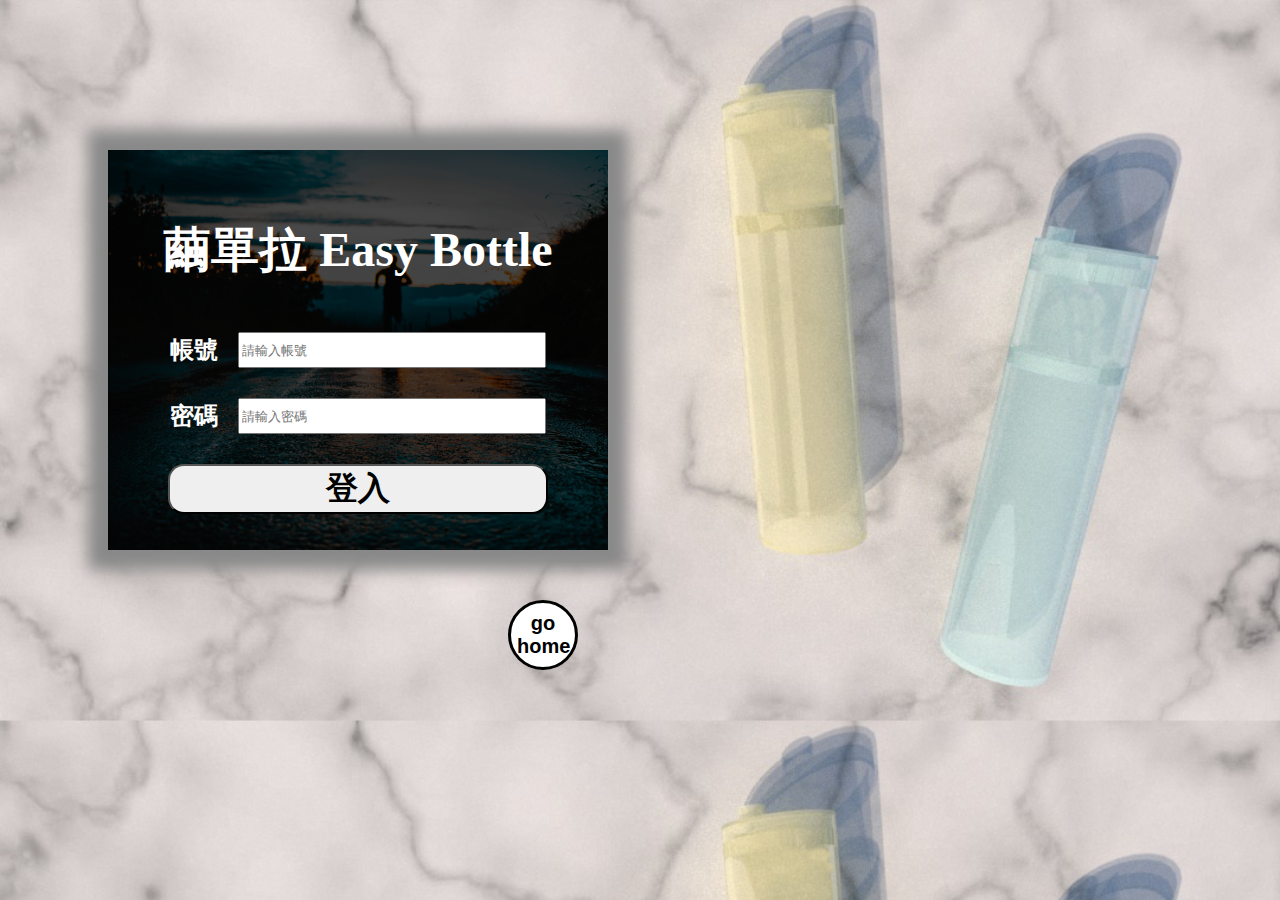
<file: login/login.html>
<!DOCTYPE html>
<html lang="zh-Hant">
  <head>
    <meta charset="UTF-8" />
    <meta name="viewport" content="width=device-width, initial-scale=1.0" />
    <title>繭單拉 Easy Bottle</title>
    <link rel="preconnect" href="https://fonts.googleapis.com" />
    <link rel="preconnect" href="https://fonts.gstatic.com" crossorigin />
    <link
      href="https://fonts.googleapis.com/css2?family=Anton&family=Libre+Baskerville&family=Noto+Sans+TC&display=swap"
      rel="stylesheet"
    />
    <!-- goole fonts -->
    <link rel="stylesheet" href="login.css" />
  </head>
  <body>
    <div class="form">
      <h1>繭單拉 Easy Bottle</h1>

      <br />

      <div class="username">
        <label class="userlabel" data-content="Username">
          <span class="hidden"> 帳號</span></label
        >
        <input
          class="usernameinput"
          name="username"
          type="text"
          placeholder="請輸入帳號"
        />
      </div>

      <div class="password">
        <label class="passwordlabel"><span class="hidden">密碼</span> </label>
        <input
          type="password"
          class="passwordinput"
          name="password"
          type="password"
          placeholder="請輸入密碼"
        />
      </div>

      <button type="submit" class="button">登入</button>
    </div>

    <button class="gohome" onclick="gohome()">go home</button>
    <script src="login.js"></script>
  </body>
</html>
</file>
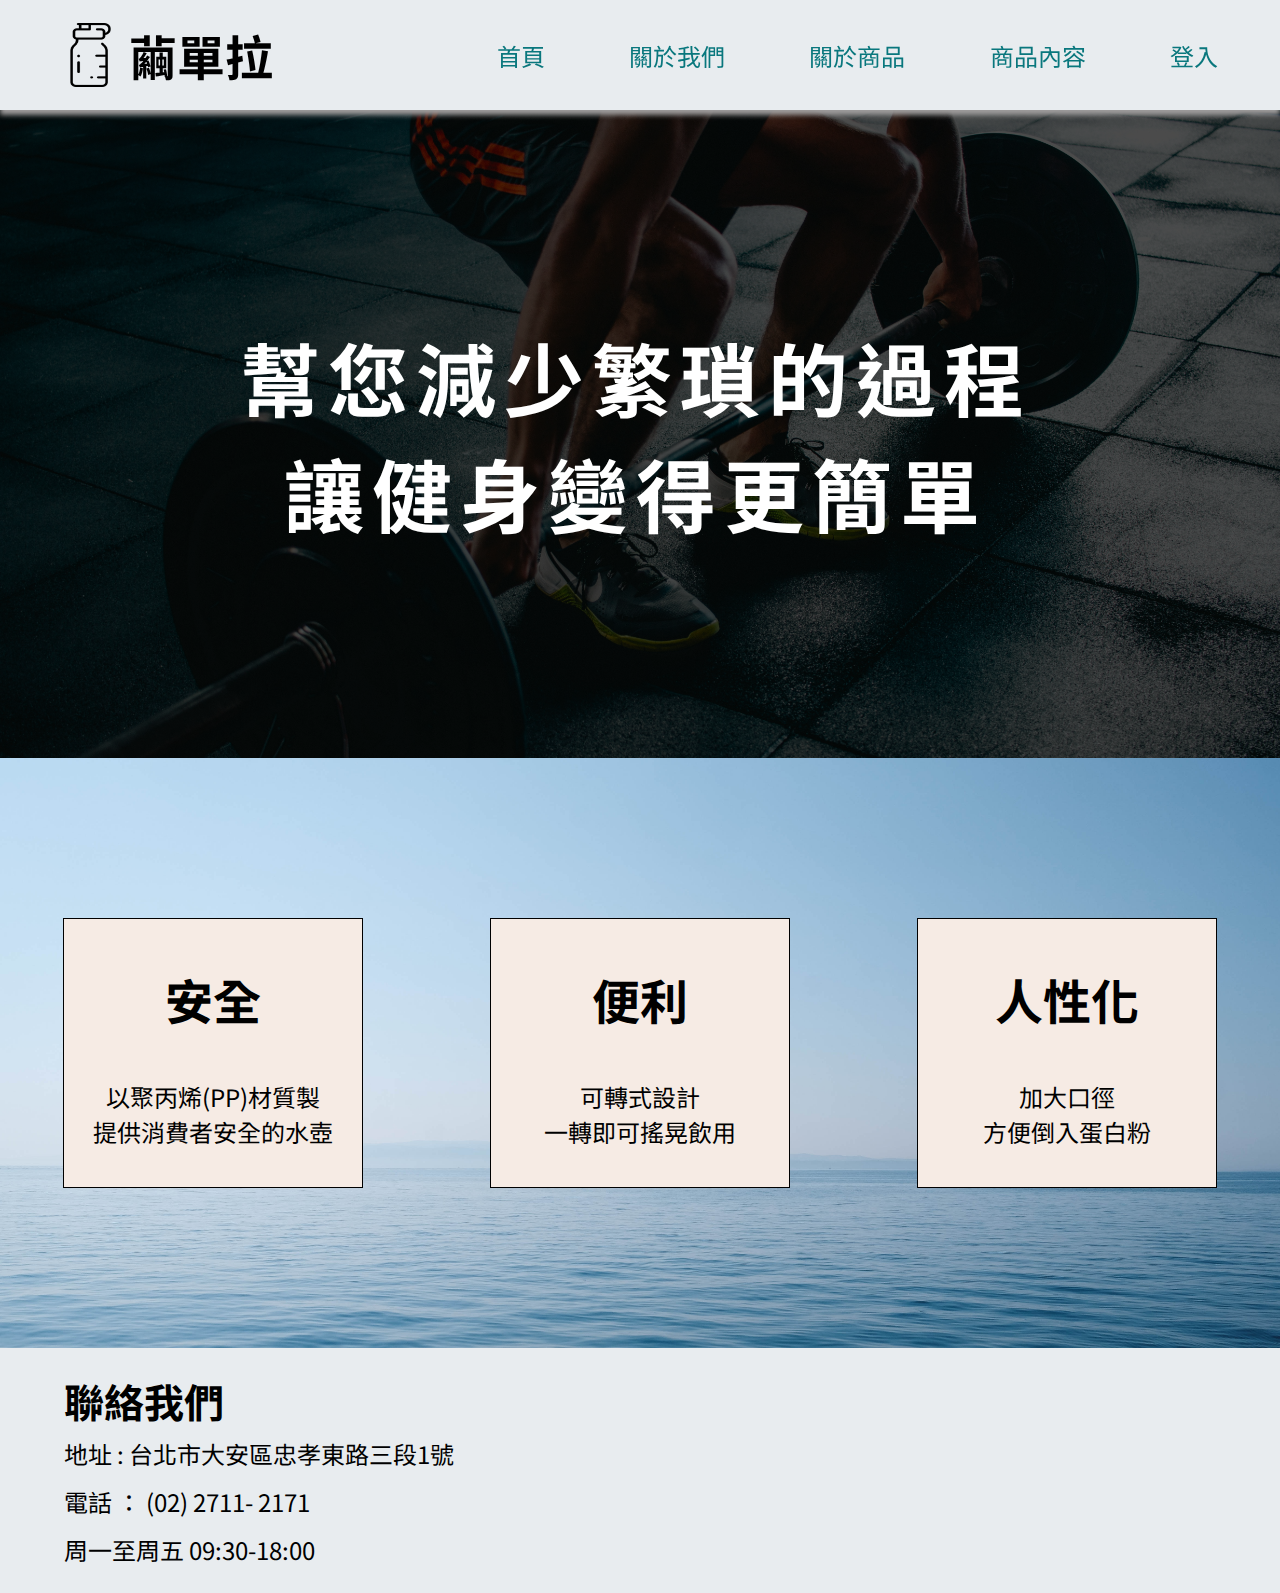
<file: product/aboutproduct.html>
<!DOCTYPE html>
<html lang="zh-Hant">
  <head>
    <meta charset="UTF-8" />
    <meta name="viewport" content="width=device-width, initial-scale=1.0" />
    <title>繭單拉 Easy Bottle</title>
    <link rel="preconnect" href="https://fonts.googleapis.com" />
    <link rel="preconnect" href="https://fonts.gstatic.com" crossorigin />
    <link
      href="https://fonts.googleapis.com/css2?family=Anton&family=Libre+Baskerville&family=Noto+Sans+TC&display=swap"
      rel="stylesheet"
    />
    <!-- goole fonts -->
    <link rel="stylesheet" href="abpotProduct.css" />
  </head>
  <body>
    <header>
      <div class="logo">
        <img
          src="../pictures/reusable-bottle.png"
          alt="Logo"
          onclick="goback()"
        />
        <h1 onclick="goback()">繭單拉</h1>
      </div>

      <nav>
        <ul>
          <li><a href="../index.html">首頁</a></li>
          <li><a href="../關於我們/關於我們.html">關於我們</a></li>
          <li><a href="aboutproduct.html">關於商品</a></li>
          <li><a href="../shop/shop.html">商品內容</a></li>
          <li><a href="../login/login.html">登入</a></li>
        </ul>
      </nav>
    </header>

    <main>
      <section class="allt">
        <div class="title">
          <h2>幫您減少繁瑣的過程<br />讓健身變得更簡單</h2>
        </div>
      </section>

      <section class="advantage">
        <div class="advantage1">
          <h2>安全</h2>
          <p>以聚丙烯(PP)材質製<br />提供消費者安全的水壺</p>
        </div>
        <div class="advantage1">
          <h2>便利</h2>
          <p>可轉式設計<br />一轉即可搖晃飲用</p>
        </div>
        <div class="advantage1">
          <h2>人性化</h2>
          <p>加大口徑<br />方便倒入蛋白粉</p>
        </div>
      </section>
    </main>

    <footer>
      <div class="contract">
        <h3>聯絡我們</h3>
        <span> 地址 : 台北市大安區忠孝東路三段1號 </span>
        <span> 電話 ： (02) 2711- 2171 </span>
        <span> 周一至周五 09:30-18:00 </span>
      </div>
      <div class="map">
        <iframe
          src="https://www.google.com/maps/embed?pb=!1m18!1m12!1m3!1d3614.7106078918746!2d121.53182407493767!3d25.04389323789392!2m3!1f0!2f0!3f0!3m2!1i1024!2i768!4f13.1!3m3!1m2!1s0x3442a97d255598df%3A0x47ea748e8f3f53aa!2z5ZyL56uL6Ie65YyX56eR5oqA5aSn5a24!5e0!3m2!1szh-TW!2stw!4v1699312847552!5m2!1szh-TW!2stw"
          width="200"
          height="200"
          style="border: 0"
          allowfullscreen=""
          loading="lazy"
          referrerpolicy="no-referrer-when-downgrade"
        ></iframe>
      </div>
    </footer>

    <script src="./aboutProduct.js"></script>
  </body>
</html>
</file>
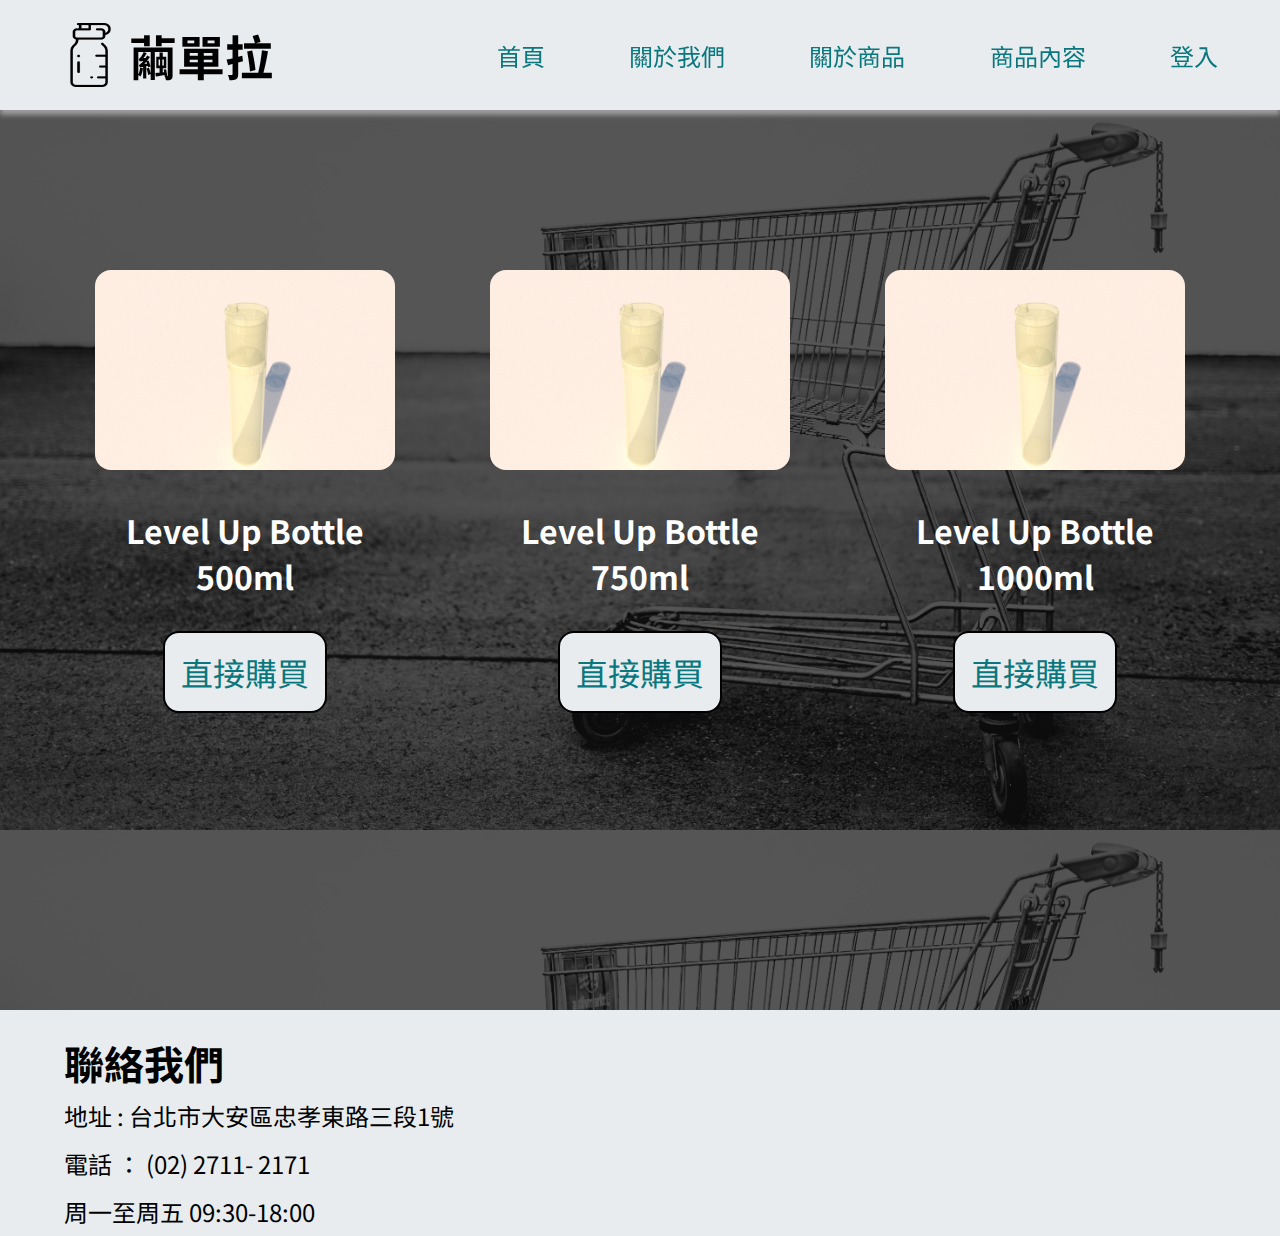
<file: shop/shop.html>
<!DOCTYPE html>
<html lang="zh-Hant">
  <head>
    <meta charset="UTF-8" />
    <meta name="viewport" content="width=device-width, initial-scale=1.0" />
    <title>繭單拉 Easy Bottle</title>
    <link rel="preconnect" href="https://fonts.googleapis.com" />
    <link rel="preconnect" href="https://fonts.gstatic.com" crossorigin />
    <link
      href="https://fonts.googleapis.com/css2?family=Anton&family=Libre+Baskerville&family=Noto+Sans+TC&display=swap"
      rel="stylesheet"
    />
    <!-- goole fonts -->
    <link rel="stylesheet" href="./shop.css" />
  </head>
  <body>
    <header>
      <div class="logo">
        <img
          src="../pictures/reusable-bottle.png"
          alt="Logo"
          onclick="goback()"
        />
        <h1 onclick="goback()">繭單拉</h1>
      </div>

      <nav>
        <ul>
          <li><a href="../index.html">首頁</a></li>
          <li><a href="../關於我們/關於我們.html">關於我們</a></li>
          <li><a href="../product/aboutproduct.html">關於商品</a></li>
          <li><a href="shop.html">商品內容</a></li>
          <li><a href="../login/login.html">登入</a></li>
        </ul>
      </nav>
    </header>

    <main>
      <section class="market">
        <div class="market1">
          <img src="../pictures/20230619-2.png" alt="" />
          <p>Level Up Bottle 500ml</p>
          <button onclick="gologin()">直接購買</button>
        </div>
        <div class="market1">
          <img src="../pictures/20230619-2.png" alt="" />
          <p>Level Up Bottle 750ml</p>
          <button onclick="gologin()">直接購買</button>
        </div>
        <div class="market1">
          <img src="../pictures/20230619-2.png" alt="" />
          <p>Level Up Bottle 1000ml</p>
          <button onclick="gologin()">直接購買</button>
        </div>
      </section>
    </main>

    <footer>
      <div class="contract">
        <h3>聯絡我們</h3>
        <span> 地址 : 台北市大安區忠孝東路三段1號 </span>
        <span> 電話 ： (02) 2711- 2171 </span>
        <span> 周一至周五 09:30-18:00 </span>
      </div>
      <div class="map">
        <iframe
          src="https://www.google.com/maps/embed?pb=!1m18!1m12!1m3!1d3614.7106078918746!2d121.53182407493767!3d25.04389323789392!2m3!1f0!2f0!3f0!3m2!1i1024!2i768!4f13.1!3m3!1m2!1s0x3442a97d255598df%3A0x47ea748e8f3f53aa!2z5ZyL56uL6Ie65YyX56eR5oqA5aSn5a24!5e0!3m2!1szh-TW!2stw!4v1699312847552!5m2!1szh-TW!2stw"
          width="200"
          height="200"
          style="border: 0"
          allowfullscreen=""
          loading="lazy"
          referrerpolicy="no-referrer-when-downgrade"
        ></iframe>
      </div>
    </footer>

    <script src="./shop.js"></script>
  </body>
</html>
</file>
<file: login/login.css>
body {
  background-image: url("../pictures/0411-04_edited.jpg");
  background-size: cover;
}

div.form {
  background-image: url("../pictures/lucas-favre-JnoNcfFwrNA-unsplash.jpg");
  background-size: cover;
  background-repeat: no-repeat;
  background-color: rgba(0, 0, 0, 0.7);
  background-blend-mode: multiply;
  color: white;
  box-shadow: 0 0 15px 20px rgb(137, 137, 137);
  width: 500px;
  height: 400px;
  margin-top: 150px;
  margin-left: 100px;
  display: flex;
  flex-direction: column;
  justify-content: center;
  align-items: center;
}
div.form h1 {
  font-size: 3rem;
}
div.form div.username {
  display: flex;
  align-items: center;
}
div.form div.username label.userlabel {
  font-size: 1.5rem;
  padding-right: 20px;
  font-weight: 700;
}
div.form div.username input.usernameinput {
  width: 300px;
  height: 30px;
}
div.form div.password {
  display: flex;
  align-items: center;
}
div.form div.password label.passwordlabel {
  font-size: 1.5rem;
  padding-right: 20px;
  margin-top: 30px;
  font-weight: 700;
}
div.form div.password input.passwordinput {
  width: 300px;
  height: 30px;
  margin-top: 30px;
}
div.form button.button {
  font-size: 2rem;
  margin-top: 30px;
  width: 380px;
  height: 50px;
  cursor: pointer;
  border-radius: 1rem;
  font-weight: 700;
}
div.form button.button:hover {
  font-size: 2rem;
  background-color: gray;
  color: white;
  border: 1px solid rgb(244, 242, 242);
}

button.gohome {
  margin-left: 500px;
  margin-top: 50px;
  width: 70px;
  height: 70px;
  border-radius: 50%;
  background-color: white;
  font-size: 1.25rem;
  font-weight: 700;
  border: 3px solid black;
  cursor: pointer;
}

button.gohome:hover {
  background-color: black;
  color: white;
  border: 3px solid white;
}

@media screen and (max-width: 1100px) {
  body {
    background-image: url("../pictures/lucas-favre-JnoNcfFwrNA-unsplash.jpg");
    background-size: cover;
    background-repeat: no-repeat;
    background-color: rgba(0, 0, 0, 0.6);
    background-blend-mode: multiply;
    min-height: 100vh;
  }
  div.form {
    box-shadow: 0 0 10px 5px rgb(255, 255, 255);
    background-image: url("../pictures/new.png");
    background-color: white;
    color: black;
  }
}
@media screen and (max-width: 720px) {
  div.form {
    width: 400px;
    height: 400px;
  }
  button.gohome {
    margin-left: 420px;
  }
}
@media screen and (max-width: 600px) {
  div.form {
    width: 300px;
    height: 400px;
  }
  div.form h1 {
    font-size: 1.5rem;
  }
  div.form div.username label.userlabel {
    font-size: 1rem;
    padding-right: 20px;
    font-weight: 700;
  }
  div.form div.username input.usernameinput {
    width: 200px;
    height: 30px;
  }
  div.form div.password {
    display: flex;
    align-items: center;
  }
  div.form div.password label.passwordlabel {
    font-size: 1rem;
    padding-right: 20px;
    margin-top: 30px;
    font-weight: 700;
  }
  div.form div.password input.passwordinput {
    width: 200px;
    height: 30px;
    margin-top: 30px;
  }
  div.form button.button {
    font-size: 2rem;
    margin-top: 30px;
    width: 200px;
  }
  button.gohome {
    margin-left: 300px;
  }
}
@media screen and (max-width: 450px) {
  div.form {
    margin-left: 25px;
  }
  button.gohome {
    margin-left: 240px;
  }
}/*# sourceMappingURL=login.css.map */
</file>
<file: product/abpotProduct.css>
* {
  margin: 0;
  padding: 0;
  box-sizing: border-box;
  font-family: "Anton", sans-serif;
  font-family: "Libre Baskerville", serif;
  font-family: "Noto Sans TC", sans-serif;
}

header {
  box-shadow: 0px 5px 5px #9e9c9c;
  position: sticky;
  background-color: #e8ecef;
  top: 0;
  z-index: 5;
  padding: 1.25rem;
  flex-wrap: wrap;
  align-items: center;
  display: flex;
}
header div.logo {
  margin-left: 2rem;
  display: flex;
  align-items: center;
  flex: 1 1 200px;
}
header div.logo img {
  width: 6vw;
  height: 5vw;
  cursor: pointer;
}
header div.logo h1 {
  font-size: 3rem;
  cursor: pointer;
}
header div.logo h1:hover {
  color: #09777d;
}
header nav {
  flex: 2 1 400px;
}
header nav ul {
  justify-content: space-around;
  display: flex;
  list-style-type: none;
}
header nav ul li a {
  color: #09777d;
  text-decoration: none;
  font-size: 1.5rem;
}

header nav ul li a:hover {
  font-size: 1.6rem;
  font-weight: bold;
  color: #09777d;
}

main section.allt {
  padding: 13rem 0rem;
  background-image: url(../pictures/victor-freitas-WvDYdXDzkhs-unsplash.jpg);
  background-size: cover;
  background-blend-mode: multiply;
  display: flex;
  background-color: rgba(0, 0, 0, 0.7);
}
main section.allt div.title {
  display: flex;
  flex-direction: column;
  justify-content: center;
  align-items: center;
}
main section.allt div.title h2 {
  font-size: 5rem;
  color: white;
  margin-left: 15rem;
  letter-spacing: 0.5rem;
  text-align: center;
}
main section.advantage {
  background-image: url("../pictures/thomas-vimare-IZ01rjX0XQA-unsplash.jpg");
  background-size: cover;
  padding: 10rem 0rem;
  display: flex;
  justify-content: space-around;
  text-align: center;
  flex-wrap: wrap;
}
main section.advantage div.advantage1 {
  width: 300px;
  height: 270px;
  background-color: #f6ebe4;
  border: 1px solid black;
}
main section.advantage div.advantage1 h2 {
  font-size: 3rem;
  line-height: 10rem;
}
main section.advantage div.advantage1 p {
  font-size: 1.5rem;
}

footer {
  width: 100%;
  background-color: #e8ecef;
  display: flex;
  flex-wrap: wrap;
}
footer div.contract {
  display: flex;
  flex-direction: column;
  padding-left: 4rem;
  width: 60%;
}
footer div.contract h3 {
  padding-top: 1.5rem;
  font-size: 2.5rem;
}
footer div.contract span {
  font-size: 1.5rem;
  line-height: 3rem;
}
footer div.map {
  margin-top: 2.5rem;
  padding-left: 6rem;
  justify-content: center;
  align-items: center;
}

@media screen and (max-width: 1100px) {
  main section.allt {
    display: flex;
    background-size: auto;
    justify-content: center;
    align-items: center;
  }
  main section.allt div.title h2 {
    width: 100%;
    font-size: 3rem;
    margin-left: 4rem;
  }
}
@media screen and (max-width: 780px) {
  main section.allt {
    display: flex;
    background-size: auto;
    justify-content: center;
    align-items: center;
  }
  main section.allt div.title h2 {
    font-size: 2.5rem;
    margin-left: 1rem;
  }
}
@media screen and (max-width: 570px) {
  header nav ul li a {
    font-size: 1rem;
  }
  main section.allt {
    display: flex;
    background-size: auto;
    justify-content: center;
    align-items: center;
  }
  main section.allt div.title h2 {
    font-size: 1.5rem;
    margin-left: 1rem;
  }
}/*# sourceMappingURL=abpotProduct.css.map */
</file>
<file: shop/shop.css>
* {
  margin: 0;
  padding: 0;
  box-sizing: border-box;
  font-family: "Anton", sans-serif;
  font-family: "Libre Baskerville", serif;
  font-family: "Noto Sans TC", sans-serif;
}

header {
  box-shadow: 0px 5px 5px #9e9c9c;
  position: sticky;
  background-color: #e8ecef;
  top: 0;
  z-index: 5;
  padding: 1.25rem;
  flex-wrap: wrap;
  align-items: center;
  display: flex;
}
header div.logo {
  margin-left: 2rem;
  display: flex;
  align-items: center;
  flex: 1 1 200px;
}
header div.logo img {
  width: 6vw;
  height: 5vw;
  cursor: pointer;
}
header div.logo h1 {
  font-size: 3rem;
  cursor: pointer;
}
header div.logo h1:hover {
  color: #09777d;
}
header nav {
  flex: 2 1 400px;
}
header nav ul {
  justify-content: space-around;
  display: flex;
  list-style-type: none;
}
header nav ul li a {
  color: #09777d;
  text-decoration: none;
  font-size: 1.5rem;
}

header nav ul li a:hover {
  font-size: 1.6rem;
  font-weight: bold;
}

main section.market {
  background-image: url("../pictures/bruno-kelzer-LvySG1hvuzI-unsplash.jpg");
  background-size: contain;
  background-blend-mode: multiply;
  background-color: rgba(0, 0, 0, 0.6);
  height: 100vh;
  padding-top: 10rem;
  display: flex;
  justify-content: space-evenly;
  flex-wrap: wrap;
  text-align: center;
}
main section.market div.market1 {
  width: 300px;
  height: 300px;
}
main section.market div.market1 img {
  width: 300px;
  height: 200px;
  border-radius: 1rem;
}
main section.market div.market1 p {
  font-size: 2rem;
  font-weight: bold;
  padding: 2rem 0rem;
  color: white;
}
main section.market div.market1 button {
  color: #09777d;
  background-color: #e8ecef;
  font-size: 2rem;
  padding: 1rem;
  border: 2px solid black;
  border-radius: 1rem;
  cursor: pointer;
}
main section.market div.market1 button:hover {
  color: black;
  background-color: white;
  font-weight: 700;
  font-size: 2.2rem;
}

footer {
  width: 100%;
  background-color: #e8ecef;
  display: flex;
  flex-wrap: wrap;
}
footer div.contract {
  display: flex;
  flex-direction: column;
  padding-left: 4rem;
  width: 60%;
}
footer div.contract h3 {
  padding-top: 1.5rem;
  font-size: 2.5rem;
}
footer div.contract span {
  font-size: 1.5rem;
  line-height: 3rem;
}
footer div.map {
  margin-top: 0.8rem;
  padding-left: 6rem;
  justify-content: center;
  align-items: center;
}

@media screen and (max-width: 1100px) {
  main section.market {
    background-size: cover;
  }
  main section.market div.market1 img {
    width: 200px;
    height: 150px;
    border-radius: 1rem;
  }
  main section.market div.market1 p {
    font-size: 2rem;
    font-weight: bold;
    padding: 2rem 0rem;
  }
  main section.market div.market1 button {
    font-size: 1.5rem;
    padding: 1rem;
  }
  main section.market div.market1 button:hover {
    color: black;
    background-color: white;
    font-weight: 700;
    font-size: 1.7rem;
  }
}
@media screen and (max-width: 916px) {
  main section.market {
    background-size: cover;
    height: auto;
  }
  main section.market div.market1 img {
    width: 150px;
    height: 100px;
    border-radius: 1rem;
  }
  main section.market div.market1 p {
    font-size: 1.5rem;
    font-weight: bold;
    padding: 2rem 0rem;
  }
  main section.market div.market1 button {
    font-size: 1.5rem;
    padding: 1rem;
  }
  main section.market div.market1 button:hover {
    color: black;
    background-color: white;
    font-weight: 700;
    font-size: 1.7rem;
  }
}
@media screen and (max-width: 540px) {
  header nav ul li a {
    font-size: 1rem;
  }
}/*# sourceMappingURL=shop.css.map */
</file>
